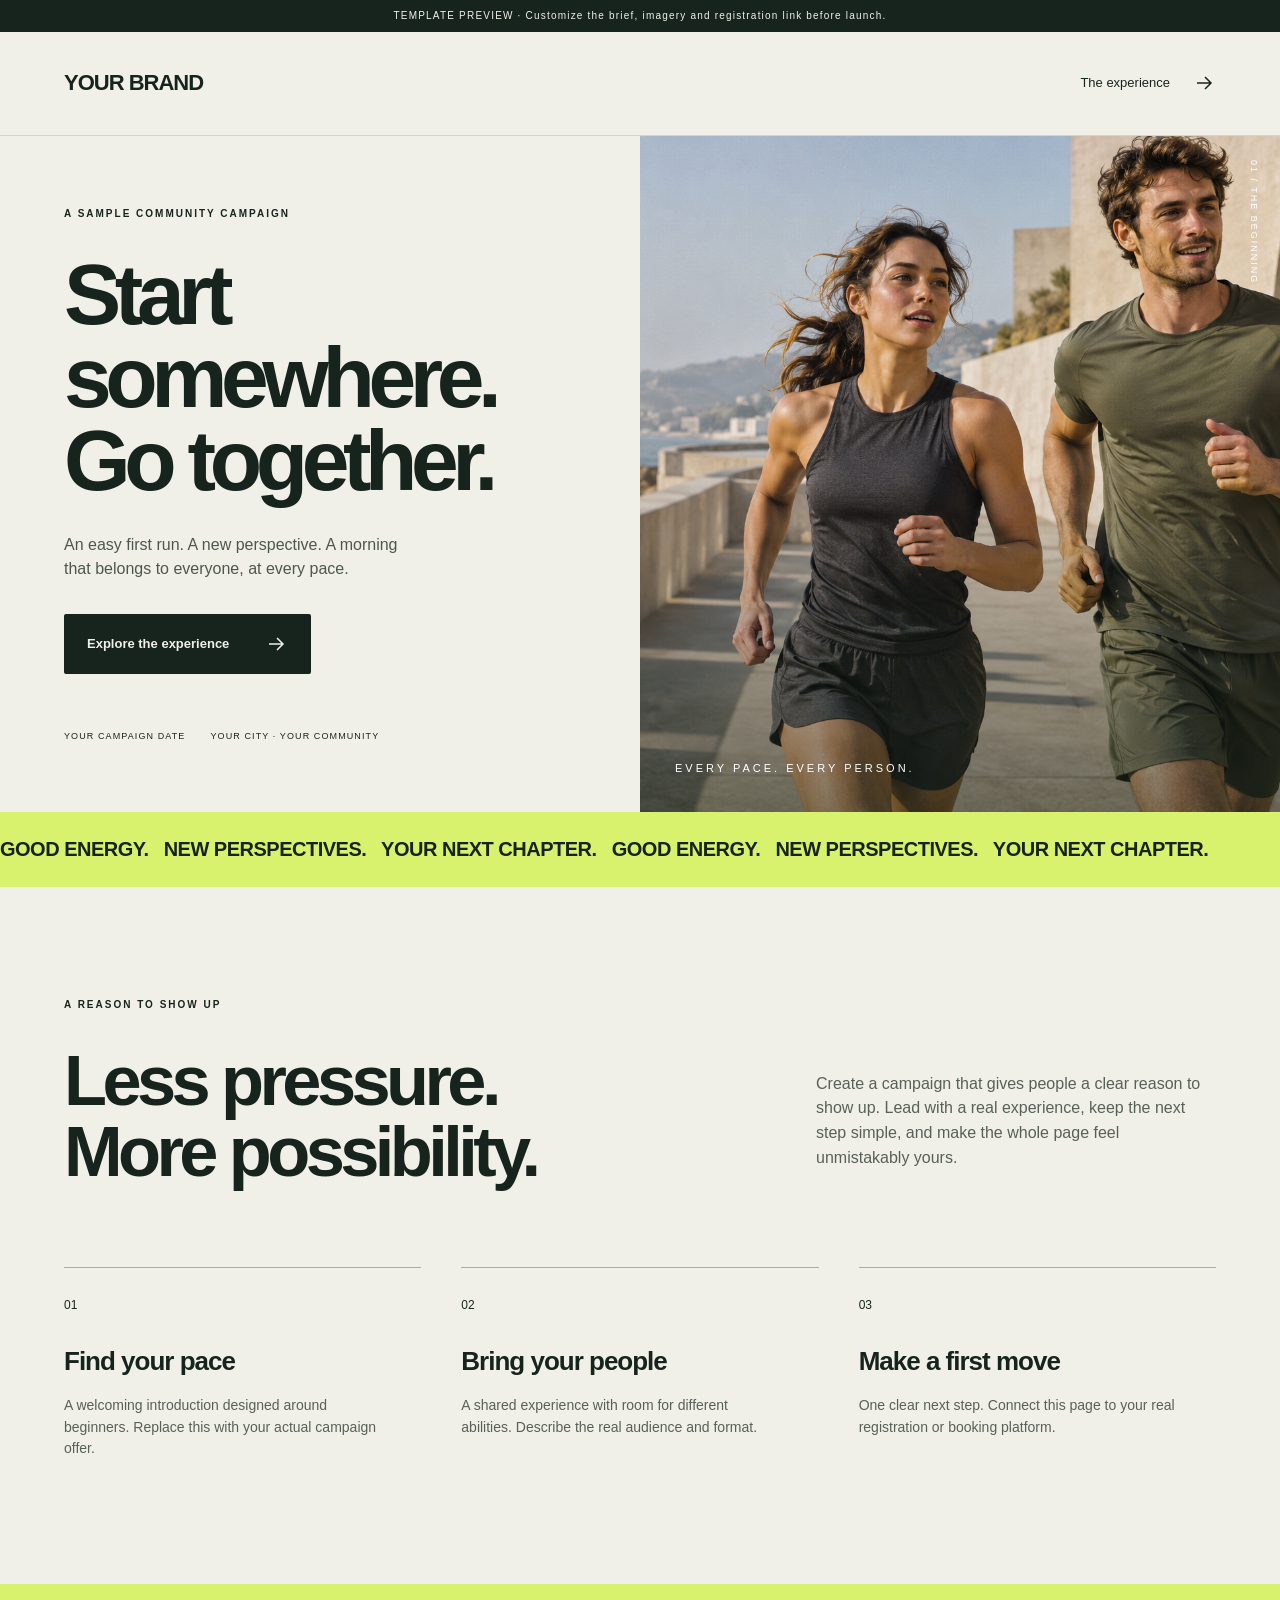
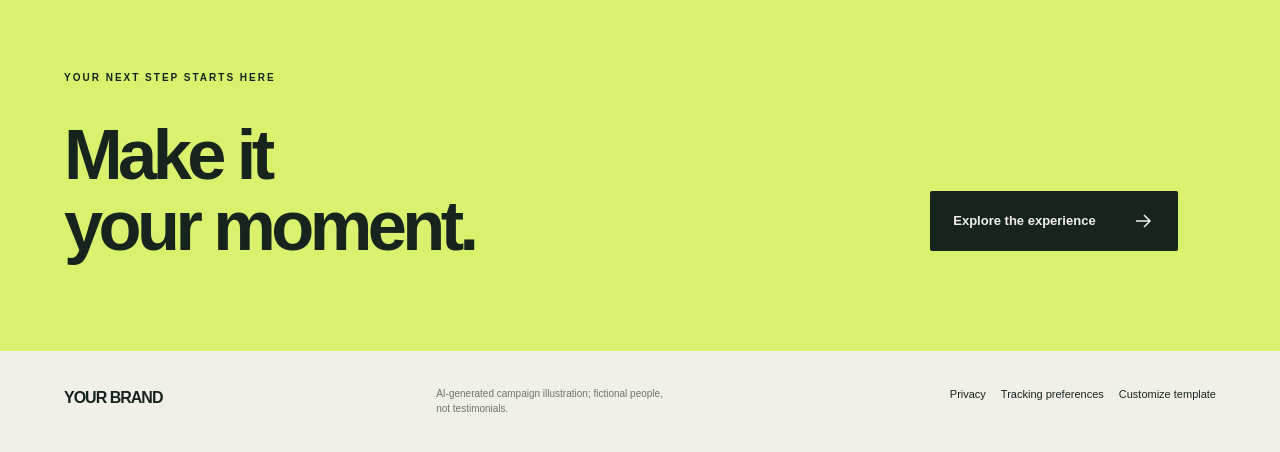
<file: index.html>
<!doctype html><html lang="en"><head><meta charset="utf-8"><meta name="viewport" content="width=device-width,initial-scale=1"><meta name="description" content="An editorial campaign landing-page template."><title>Campaign Landing Page</title><link rel="stylesheet" href="style.css"><script src="config.js"></script><script src="app.js" defer></script></head><body>
<div class="demo" id="demo">TEMPLATE PREVIEW · Customize the brief, imagery and registration link before launch.</div>
<header><a href="#" class="wordmark" data-text="brand"></a><a class="nav-link" href="#experience">The experience <svg viewBox="0 0 24 24" aria-hidden="true"><path d="M5 12h14m-6-6 6 6-6 6"/></svg></a></header>
<main><section class="hero"><div class="hero-copy"><p class="eyebrow" data-text="eyebrow"></p><h1 data-text="headline"></h1><p class="lede" data-text="description"></p><a class="cta campaign-link" href="https://example.com" data-event="hero_cta"><span data-text="cta"></span><svg viewBox="0 0 24 24" aria-hidden="true"><path d="M5 12h14m-6-6 6 6-6 6"/></svg></a><div class="details"><span data-text="date"></span><span data-text="location"></span></div></div><figure class="hero-image"><img id="hero" src="assets/campaign-hero.png" alt="Fictional runners" width="1536" height="1024" fetchpriority="high"><figcaption>EVERY PACE. EVERY PERSON.</figcaption></figure><span class="index-mark" aria-hidden="true">01 / THE BEGINNING</span></section>
<div class="ticker" aria-hidden="true"><div>GOOD ENERGY. &nbsp; NEW PERSPECTIVES. &nbsp; YOUR NEXT CHAPTER. &nbsp; GOOD ENERGY. &nbsp; NEW PERSPECTIVES. &nbsp; YOUR NEXT CHAPTER. &nbsp;</div></div>
<section id="experience" class="experience reveal"><p class="eyebrow">A REASON TO SHOW UP</p><div class="story"><h2 data-text="intro"></h2><p data-text="story"></p></div><div class="features" id="features"></div></section>
<section class="closing reveal"><span class="eyebrow">YOUR NEXT STEP STARTS HERE</span><h2>Make it<br>your moment.</h2><a class="cta campaign-link" href="https://example.com" data-event="closing_cta"><span data-text="cta"></span><svg viewBox="0 0 24 24" aria-hidden="true"><path d="M5 12h14m-6-6 6 6-6 6"/></svg></a></section></main>
<footer><span data-text="brand"></span><small data-text="imageCredit"></small><div><a id="privacy" href="https://example.com/privacy">Privacy</a><button id="preferences">Tracking preferences</button><a href="builder.html">Customize template</a></div></footer>
<aside id="consent" hidden aria-label="Tracking choice"><div><b>Your visit, your choice.</b><p>Allow optional analytics and campaign measurement? You can change this choice at any time.</p></div><button id="decline">Decline</button><button id="accept">Allow tracking</button></aside>
</body></html>
</file>
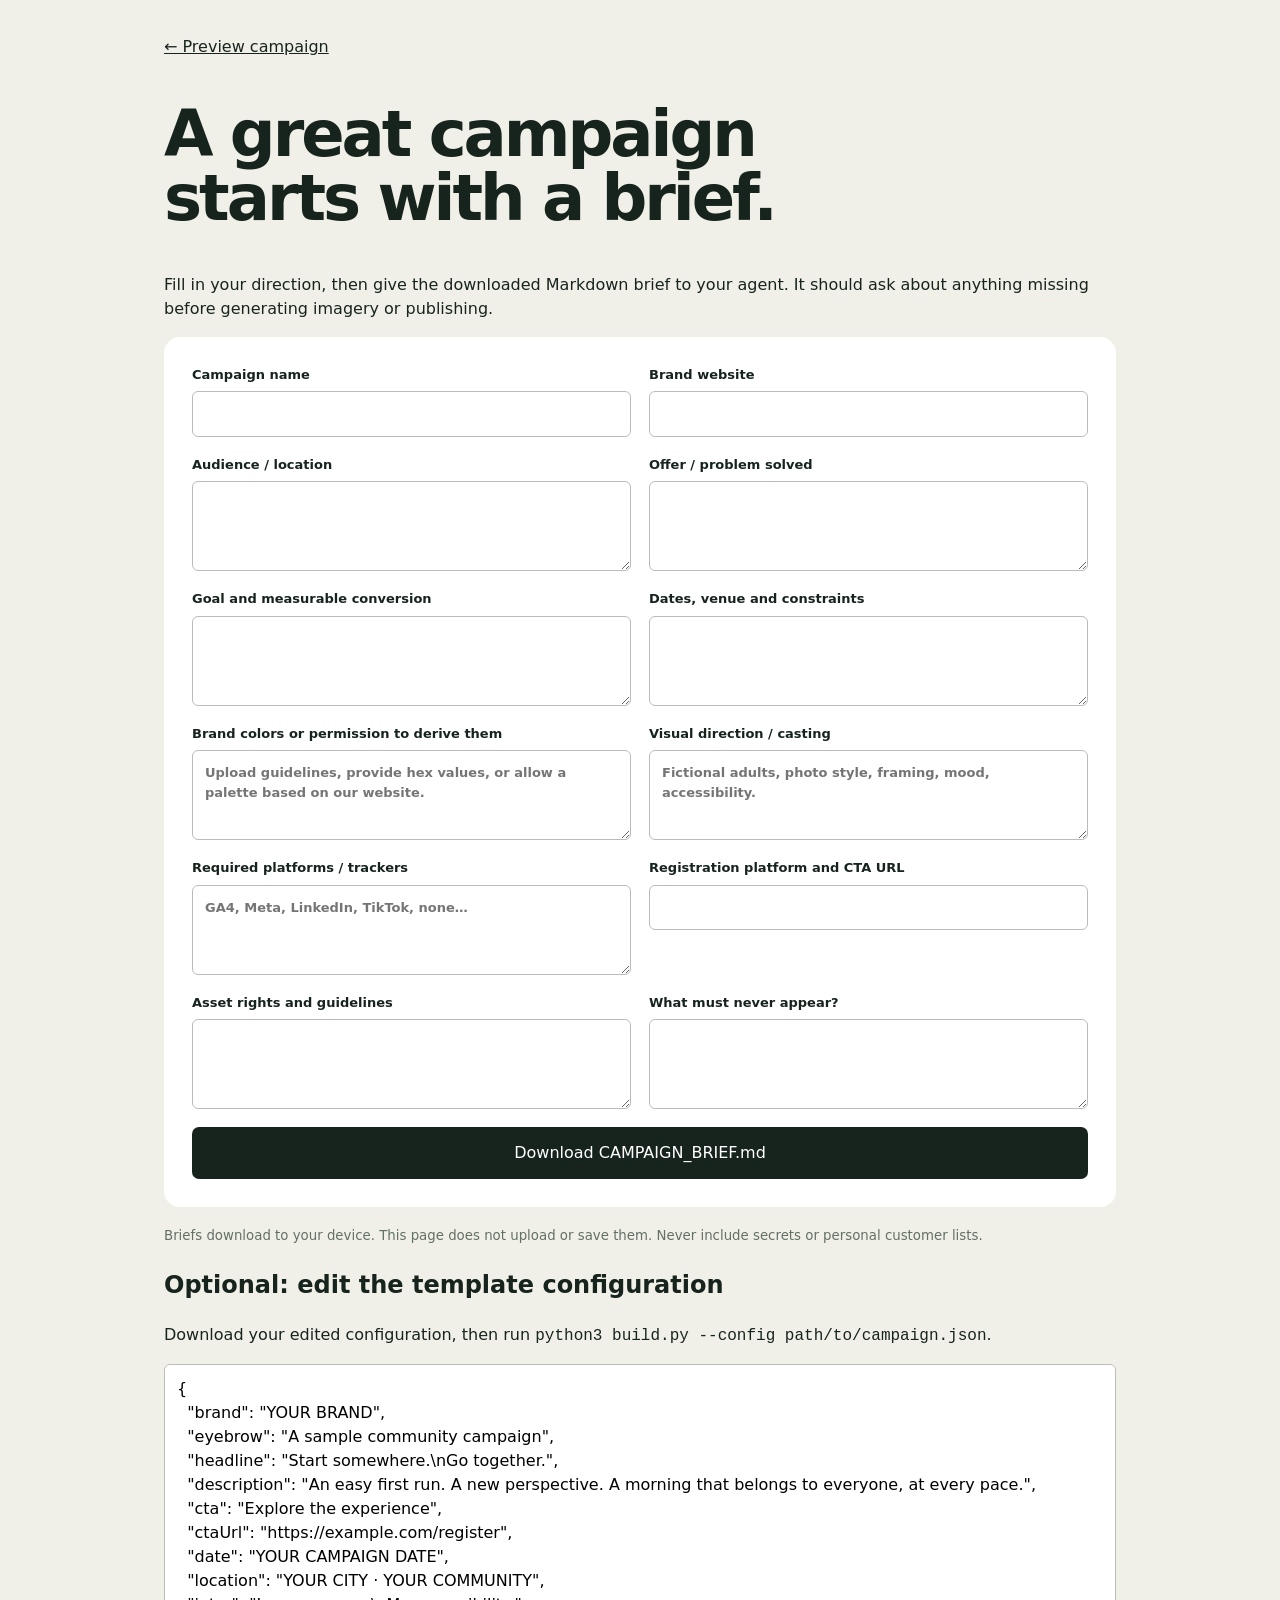
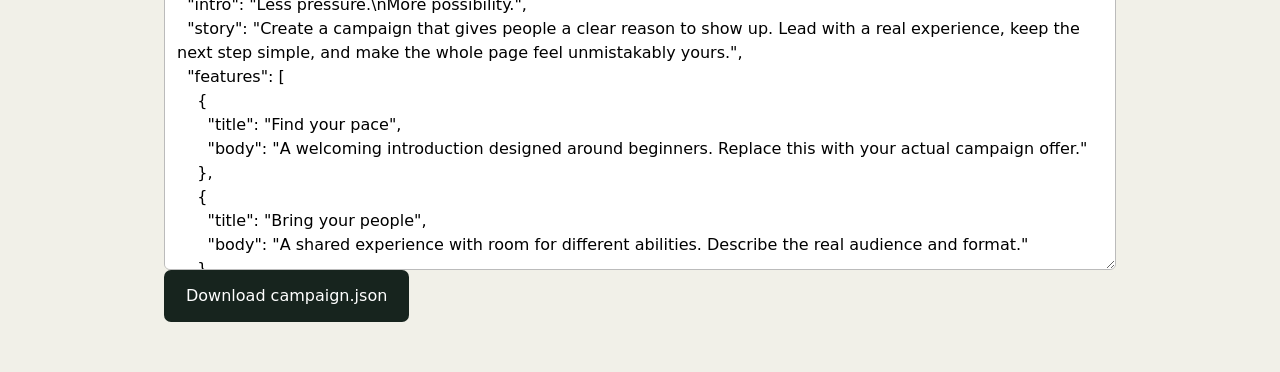
<file: builder.html>
<!doctype html><html lang="en"><meta charset="utf-8"><meta name="viewport" content="width=device-width,initial-scale=1"><title>Campaign brief builder</title><script src="config.js"></script><style>*{box-sizing:border-box}body{font:16px/1.5 system-ui;background:#f1f0e8;color:#17241e;max-width:1000px;padding:35px 24px;margin:auto}h1{font-size:clamp(36px,6vw,64px);line-height:1;letter-spacing:-3px}form{display:grid;grid-template-columns:1fr 1fr;gap:18px;background:white;padding:28px;border-radius:16px}label{font-size:13px;font-weight:600}input,textarea{display:block;width:100%;padding:12px;margin-top:7px;border:1px solid #bbb;border-radius:6px;font:inherit}textarea{min-height:90px}.wide{grid-column:1/-1}button{padding:14px 22px;background:#17241e;color:white;border:0;border-radius:7px;font:inherit;cursor:pointer}a{color:inherit}small{color:#627065}@media(max-width:640px){form{grid-template-columns:1fr;padding:20px}}</style>
<a href="index.html">← Preview campaign</a><h1>A great campaign<br>starts with a brief.</h1><p>Fill in your direction, then give the downloaded Markdown brief to your agent. It should ask about anything missing before generating imagery or publishing.</p><form id="brief"><label>Campaign name<input name="campaign" required></label><label>Brand website<input name="website" type="url"></label><label>Audience / location<textarea name="audience" required></textarea></label><label>Offer / problem solved<textarea name="offer" required></textarea></label><label>Goal and measurable conversion<textarea name="goal" required></textarea></label><label>Dates, venue and constraints<textarea name="logistics" required></textarea></label><label>Brand colors or permission to derive them<textarea name="palette" placeholder="Upload guidelines, provide hex values, or allow a palette based on our website."></textarea></label><label>Visual direction / casting<textarea name="visuals" placeholder="Fictional adults, photo style, framing, mood, accessibility."></textarea></label><label>Required platforms / trackers<textarea name="tracking" placeholder="GA4, Meta, LinkedIn, TikTok, none…"></textarea></label><label>Registration platform and CTA URL<input name="destination" type="url" required></label><label>Asset rights and guidelines<textarea name="rights"></textarea></label><label>What must never appear?<textarea name="exclusions"></textarea></label><button class="wide">Download CAMPAIGN_BRIEF.md</button></form><p><small>Briefs download to your device. This page does not upload or save them. Never include secrets or personal customer lists.</small></p><h2>Optional: edit the template configuration</h2><p>Download your edited configuration, then run <code>python3 build.py --config path/to/campaign.json</code>.</p><textarea id="config" rows="20" style="min-height:400px" aria-label="Campaign configuration"></textarea><button id="download">Download campaign.json</button><p id="message" role="status"></p><script>const cfg=document.getElementById('config');cfg.value=JSON.stringify(window.CAMPAIGN,null,2);function save(name,text,type){const u=URL.createObjectURL(new Blob([text],{type}));const a=document.createElement('a');a.href=u;a.download=name;a.click();setTimeout(()=>URL.revokeObjectURL(u),1000)}document.getElementById('brief').onsubmit=e=>{e.preventDefault();const entries=[...new FormData(e.target)];save('CAMPAIGN_BRIEF.md','# Campaign brief\n\n'+entries.map(([k,v])=>'## '+k+'\n\n'+(v||'ASK ME BEFORE PROCEEDING')+'\n').join('\n'),'text/markdown')};document.getElementById('download').onclick=()=>{try{const d=JSON.parse(cfg.value);save('campaign.json',JSON.stringify(d,null,2),'application/json');document.getElementById('message').textContent='Downloaded. Run the validator before publishing.'}catch(e){document.getElementById('message').textContent='Invalid JSON: '+e.message}};</script></html>
</file>
<file: style.css>
:root{--paper:#f1f0e8;--ink:#17241e;--accent:#d8f26e}*{box-sizing:border-box}html{scroll-behavior:smooth}body{margin:0;background:var(--paper);color:var(--ink);font:16px/1.55 Arial,Helvetica,sans-serif}a{color:inherit;text-decoration:none}button{font:inherit;cursor:pointer}a:focus-visible,button:focus-visible{outline:3px solid currentColor;outline-offset:5px}.demo{padding:8px 20px;text-align:center;background:var(--ink);color:var(--paper);font-size:10px;letter-spacing:1.2px}header{height:104px;padding:0 5vw;display:flex;align-items:center;justify-content:space-between;border-bottom:1px solid #17241e22}.wordmark{font-size:22px;font-weight:900;letter-spacing:-1px}.nav-link{display:flex;gap:22px;align-items:center;font-size:13px}svg{width:24px;height:24px;fill:none;stroke:currentColor;stroke-width:1.5;flex-shrink:0}.hero{position:relative;display:grid;grid-template-columns:1fr 1fr;min-height:660px;overflow:hidden}.hero-copy{padding:70px 5vw 68px;z-index:1}.eyebrow{font-size:10px;letter-spacing:2px;font-weight:700;text-transform:uppercase;margin:0 0 32px}h1{font-size:clamp(55px,6.7vw,110px);letter-spacing:-.075em;line-height:.97;white-space:pre-line;margin:0 0 30px;font-weight:800}h2{font-size:clamp(44px,5.5vw,86px);letter-spacing:-.065em;line-height:1.01;white-space:pre-line;margin:0;font-weight:700}.lede{max-width:360px;font-size:16px;margin-bottom:32px;opacity:.75}.cta{display:inline-flex;align-items:center;justify-content:space-between;gap:35px;background:var(--ink);color:var(--paper);padding:18px 23px;border-radius:2px;font-size:13px;font-weight:700;transition:transform .2s}.cta:hover{transform:translateY(-3px)}.details{display:flex;gap:25px;flex-wrap:wrap;font-size:9px;letter-spacing:1.1px;margin-top:56px}.hero-image{margin:0;position:relative;min-width:0;background:#c7c4b2}.hero-image img{position:absolute;width:100%;height:100%;object-fit:cover;object-position:57% center}.hero-image:after{content:'';position:absolute;inset:50% 0 0;background:linear-gradient(transparent,#10201677)}figcaption{position:absolute;bottom:35px;left:35px;right:20px;color:white;font-size:11px;letter-spacing:3px;z-index:1}.index-mark{position:absolute;right:20px;top:24px;writing-mode:vertical-rl;font-size:9px;letter-spacing:2px;color:white}.ticker{background:var(--accent);padding:22px 0;overflow:hidden;font-size:20px;letter-spacing:-.5px;font-weight:800}.ticker>div{white-space:nowrap;width:max-content;animation:drift 35s linear infinite}@keyframes drift{to{transform:translateX(-50%)}}.experience{padding:110px 5vw}.story{display:grid;grid-template-columns:1fr 1fr;gap:60px;align-items:end}.story>p{max-width:400px;justify-self:end;opacity:.7}.features{display:grid;grid-template-columns:repeat(3,1fr);gap:40px;margin-top:80px}.feature{border-top:1px solid #17241e55;padding-top:24px}.feature span{font-size:12px}.feature h3{font-size:26px;letter-spacing:-1px;margin:24px 0 10px}.feature p{font-size:14px;opacity:.7;max-width:320px}.closing{background:var(--accent);padding:80px 5vw 90px;position:relative}.closing .cta{position:absolute;right:8vw;bottom:100px}.closing h2{margin-top:30px}footer{padding:35px 5vw;display:flex;justify-content:space-between;align-items:flex-start;gap:24px}footer>span{font-weight:800;letter-spacing:-1px}footer small{font-size:10px;max-width:240px;opacity:.6}footer>div{display:flex;gap:15px;font-size:11px;flex-wrap:wrap}footer button{border:0;background:none;padding:0;color:inherit;font-size:11px}#consent{position:fixed;bottom:20px;left:20px;right:20px;z-index:10;background:white;color:#17241e;box-shadow:0 5px 40px #0002;border:1px solid #ddd;padding:20px;display:flex;align-items:center;gap:16px;max-width:900px;margin:auto}#consent[hidden]{display:none}#consent p{font-size:12px;margin:5px 0}#consent button{border:1px solid #17241e;padding:11px 18px;background:white;white-space:nowrap}#consent #accept{background:#17241e;color:white}.reveal.ready{opacity:0;transform:translateY(18px);transition:opacity .7s,transform .7s}.reveal.visible{opacity:1;transform:none}@media(max-width:760px){header{height:78px}.hero{grid-template-columns:1fr}.hero-copy{padding:45px 6vw}.hero-image{height:430px}.hero-image img{position:relative;display:block;height:100%}h1{font-size:clamp(58px,12.5vw,86px)}.index-mark{display:none}.details{margin-top:35px}.story{grid-template-columns:1fr;gap:20px}.story>p{justify-self:start}.features{grid-template-columns:1fr;margin-top:40px;gap:24px}.experience{padding:65px 6vw}.feature h3{margin-top:14px}.feature p{max-width:none}.closing{padding:60px 6vw}.closing .cta{position:static;margin-top:30px}footer{flex-direction:column}.hero-image figcaption{bottom:24px;left:6vw}.nav-link{gap:12px}#consent{flex-wrap:wrap}#consent>div{flex-basis:100%}}@media(prefers-reduced-motion:reduce){html{scroll-behavior:auto}.ticker>div{animation:none}.cta,.reveal.ready{transition:none;transform:none;opacity:1}}
</file>
